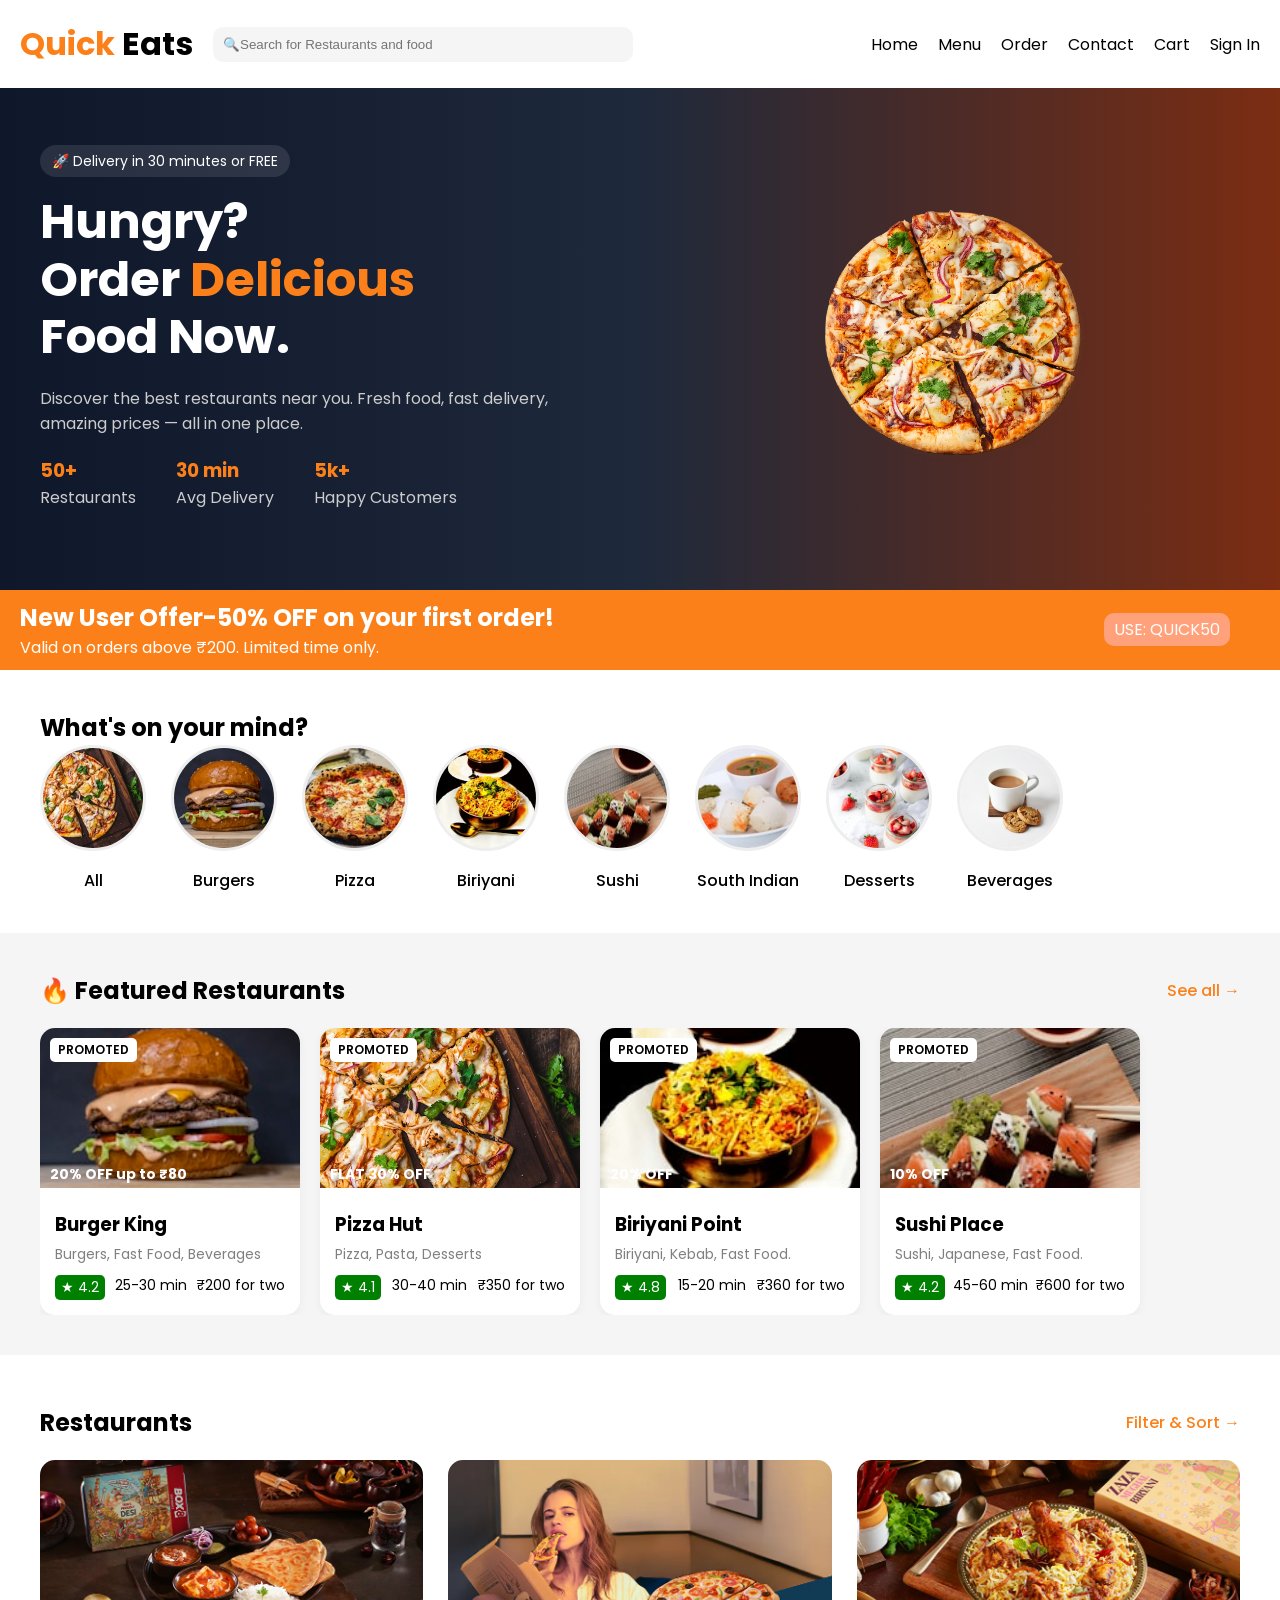
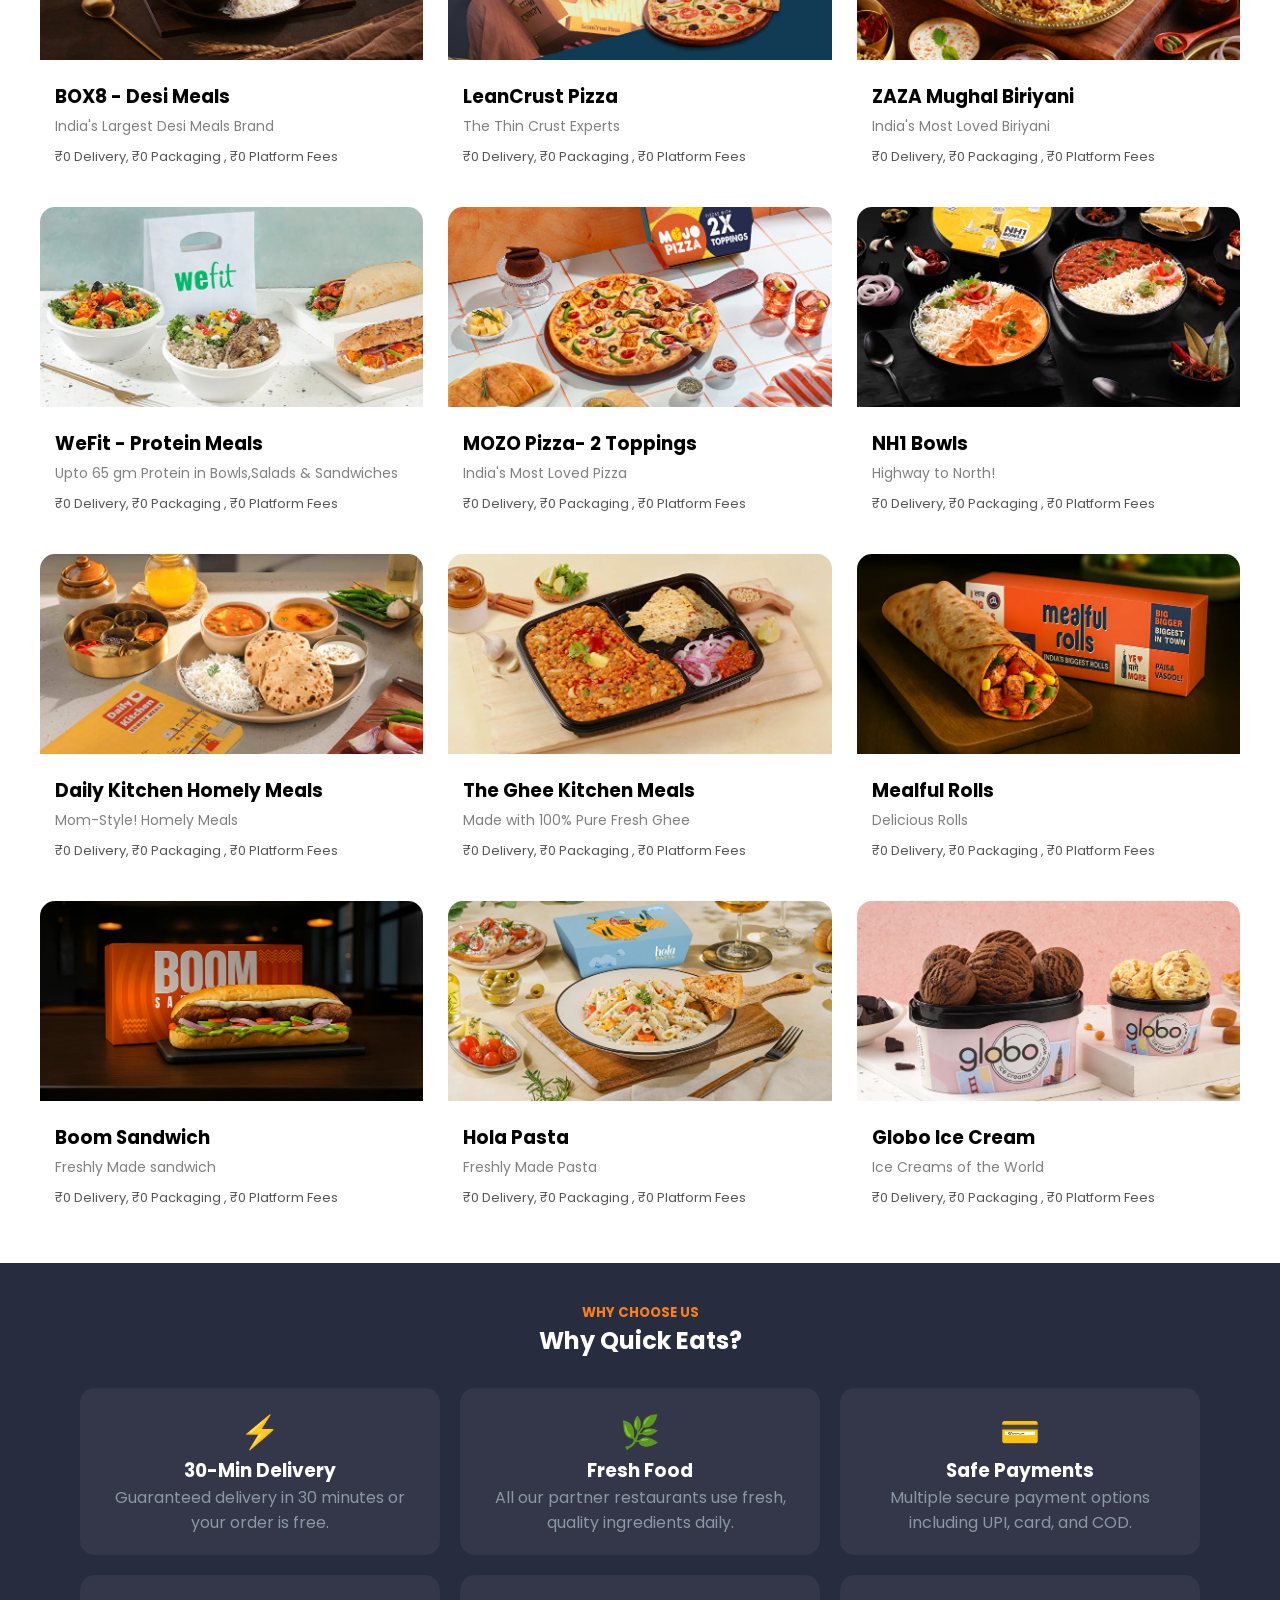
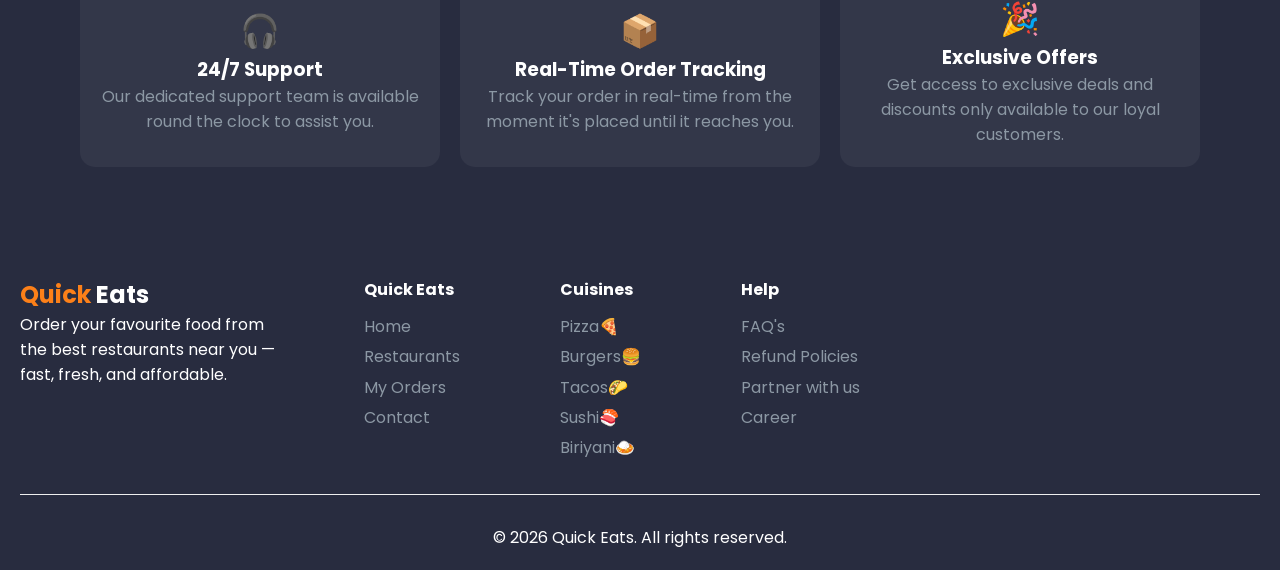
<file: index.html>
<!DOCTYPE html>
<html lang="en">

<head>
    <meta charset="UTF-8">
    <meta name="viewport" content="width=device-width, initial-scale=1.0">
    <title>Quick Eats</title>
    <link rel="stylesheet" href="style.css">

    <!-- Google Fonts -->
    <link rel="preconnect" href="https://fonts.googleapis.com">
    <link rel="preconnect" href="https://fonts.gstatic.com" crossorigin>
    <link href="https://fonts.googleapis.com/css2?family=Poppins:wght@400;600;700;800&display=swap" rel="stylesheet">
</head>

<body>
    <div class="navbar">
        <h1>
            <span class="n1">Quick</span><span class="n2"> Eats</span>
        </h1>
        <div class="search-bar">
            <input type="text" id="searchInput" placeholder="🔍Search for Restaurants and food">
        </div>
        <div class="nav-links">
            <a href="index.html">Home</a>
            <a href="menu.html">Menu</a>
            <a href="order.html">Order</a>
            <a href="contact.html">Contact</a>
            <a href="cart.html">Cart</a>
            <a href="signin.html">Sign In</a>
        </div>
        <div class="menu-toggle">☰</div>
    </div>


    <section class="hero-main">

        <div class="hero-left">

            <span class="hero-badge">🚀 Delivery in 30 minutes or FREE</span>

            <h1>
                Hungry?<br>
                Order <span>Delicious</span><br>
                Food Now.
            </h1>

            <p>
                Discover the best restaurants near you. Fresh food,
                fast delivery, amazing prices — all in one place.
            </p>



            <div class="hero-stats">
                <div>
                    <h3>50+</h3>
                    <p>Restaurants</p>
                </div>
                <div>
                    <h3>30 min</h3>
                    <p>Avg Delivery</p>
                </div>
                <div>
                    <h3>5k+</h3>
                    <p>Happy Customers</p>
                </div>
            </div>

        </div>

        <div class="hero-right">
            <img src="./images/hero image.png" alt="">
        </div>

    </section>


    <div class="offer">
        <div class="offer-content">
            <h2>New User Offer-50% OFF on your first order!</h2>
            <p>Valid on orders above ₹200. Limited time only.</p>
        </div>
        <div class="offer-code">
            <span class="code"> USE: QUICK50</span>
        </div>
    </div>

    <div class="mind">
        <h2>What's on your mind?</h2>
        <div class="cards">
            <a href="menu.html">
                <div class="card-item">
                    <img src="./images/all.jpg" alt="">
                    <p>All</p>
                </div>
            </a>
            <a href="menu.html">
                <div class="card-item">
                    <img src="./images/Burgers.jpg" alt="">
                    <p>Burgers</p>
                </div>
            </a>

            <a href="menu.html">
                <div class="card-item">
                    <img src="./images/Pizza.jpg" alt="">
                    <p>Pizza</p>
                </div>
            </a>

            <a href="menu.html">
                <div class="card-item">
                    <img src="./images/biriyani.jpg" alt="">
                    <p>Biriyani</p>
                </div>
            </a>

            <a href="menu.html">
                <div class="card-item">
                    <img src="./images/sushi.jpg" alt="">
                    <p>Sushi</p>
                </div>
            </a>

            <a href="menu.html">
                <div class="card-item">
                    <img src="./images/southindian.jpg" alt="">
                    <p>South Indian</p>
                </div>
            </a>

            <a href="menu.html">
                <div class="card-item">
                    <img src="./images/desserts.jpg" alt="">
                    <p>Desserts</p>
                </div>
            </a>
            <a href="menu.html">
                <div class="card-item">
                    <img src="./images/beverages.jpg" alt="">
                    <p>Beverages</p>
                </div>
            </a>

        </div>
    </div>
    <!--featured restaurants-->

    <section class="restaurants">
        <div class="restaurants-header">
            <h2>🔥 Featured Restaurants</h2>
            <a href="menu.html">See all →</a>
        </div>

        <div class="restaurant-cards">

            <!-- card 1 -->
            <a href="menu.html">
                <div class="restaurant-card">
                    <div class="card-img">
                        <img src="./images/Burgers.jpg" alt="">
                        <span class="badge">PROMOTED</span>
                        <span class="restaurant-offer">20% OFF up to ₹80</span>
                    </div>

                    <div class="card-content">
                        <h3>Burger King</h3>
                        <p>Burgers, Fast Food, Beverages</p>

                        <div class="card-footer">
                            <span class="rating">★ 4.2</span>
                            <span>25-30 min</span>
                            <span>₹200 for two</span>
                        </div>
                    </div>
                </div>
            </a>

            <!--card 2-->

            <a href="menu.html">
                <div class="restaurant-card">
                    <div class="card-img">
                        <img src="./images/pizzahut.jpg" alt="">
                        <span class="badge">PROMOTED</span>
                        <span class="restaurant-offer">FLAT 30% OFF</span>
                    </div>

                    <div class="card-content">
                        <h3>Pizza Hut</h3>
                        <p>Pizza, Pasta, Desserts</p>

                        <div class="card-footer">
                            <span class="rating">★ 4.1</span>
                            <span>30-40 min</span>
                            <span>₹350 for two</span>
                        </div>
                    </div>
                </div>
            </a>

            <!--card 3-->

            <a href="menu.html">
                <div class="restaurant-card">
                    <div class="card-img">
                        <img src="./images/biriyani.jpg" alt="">
                        <span class="badge">PROMOTED</span>
                        <span class="restaurant-offer">20% OFF</span>
                    </div>

                    <div class="card-content">
                        <h3>Biriyani Point</h3>
                        <p>Biriyani, Kebab, Fast Food.</p>

                        <div class="card-footer">
                            <span class="rating">★ 4.8</span>
                            <span>15-20 min</span>
                            <span>₹360 for two</span>
                        </div>
                    </div>
                </div>
            </a>

            <!--card 4-->
            <a href="menu.html">
                <div class="restaurant-card">
                    <div class="card-img">
                        <img src="./images/sushi.jpg" alt="">
                        <span class="badge">PROMOTED</span>
                        <span class="restaurant-offer">10% OFF </span>
                    </div>

                    <div class="card-content">
                        <h3>Sushi Place</h3>
                        <p>Sushi, Japanese, Fast Food.</p>

                        <div class="card-footer">
                            <span class="rating">★ 4.2</span>
                            <span>45-60 min</span>
                            <span>₹600 for two</span>
                        </div>
                    </div>
                </div>
            </a>

        </div>
    </section>
    <!--restaurants-->
    <section class="food-section">
        <div class="header">
            <h2>Restaurants</h2>
            <a href="menu.html">Filter & Sort →</a>
        </div>
        <div class="food-grid">

            <a href="menu.html">
                <div class="food-card">
                    <img src="./images/r1.jpg" alt="">
                    <div class="food-info">
                        <h3>BOX8 - Desi Meals</h3>
                        <p>India's Largest Desi Meals Brand</p>
                        <span class="food-meta">₹0 Delivery, ₹0 Packaging , ₹0 Platform Fees</span>
                    </div>
                </div>
            </a>
            <!--card 2-->
            <a href="menu.html">
                <div class="food-card">
                <img src="./images/r2.jpg" alt="">
                <div class="food-info">
                    <h3>LeanCrust Pizza</h3>
                    <p>The Thin Crust Experts</p>
                    <span class="food-meta">₹0 Delivery, ₹0 Packaging , ₹0 Platform Fees</span>
                </div>
            </div>
            </a>

            <!--card 3-->

           <a href="menu.html">
             <div class="food-card">
                <img src="./images/r3.jpg" alt="">
                <div class="food-info">
                    <h3>ZAZA Mughal Biriyani</h3>
                    <p>India's Most Loved Biriyani</p>
                    <span class="food-meta">₹0 Delivery, ₹0 Packaging , ₹0 Platform Fees</span>
                </div>
            </div>
           </a>

            <!--card 4-->

           <a href="menu.html">
             <div class="food-card">
                <img src="./images/r4.jpg" alt="">
                <div class="food-info">
                    <h3>WeFit - Protein Meals</h3>
                    <p>Upto 65 gm Protein in Bowls,Salads & Sandwiches</p>
                    <span class="food-meta">₹0 Delivery, ₹0 Packaging , ₹0 Platform Fees</span>
                </div>
            </div>
           </a>

            <!--card 5-->

            <a href="menu.html">
                <div class="food-card">
                <img src="./images/r5.jpg" alt="">
                <div class="food-info">
                    <h3>MOZO Pizza- 2 Toppings</h3>
                    <p>India's Most Loved Pizza</p>
                    <span class="food-meta">₹0 Delivery, ₹0 Packaging , ₹0 Platform Fees</span>
                </div>
            </div>

            </a>
            <!--card 6-->

            <a href="menu.html">
                <div class="food-card">
                <img src="./images/r6.jpg" alt="">
                <div class="food-info">
                    <h3>NH1 Bowls</h3>
                    <p>Highway to North!</p>
                    <span class="food-meta">₹0 Delivery, ₹0 Packaging , ₹0 Platform Fees</span>
                </div>
            </div>
            </a>

            <!--card 7-->

            <a href="menu.html">
                <div class="food-card">
                <img src="./images/r7.jpg" alt="">
                <div class="food-info">
                    <h3>Daily Kitchen Homely Meals</h3>
                    <p>Mom-Style! Homely Meals</p>
                    <span class="food-meta">₹0 Delivery, ₹0 Packaging , ₹0 Platform Fees</span>
                </div>
            </div>
            </a>

            <!--card 8-->

            <a href="menu.html">
                <div class="food-card">
                <img src="./images/r8.jpg" alt="">
                <div class="food-info">
                    <h3>The Ghee Kitchen Meals</h3>
                    <p>Made with 100% Pure Fresh Ghee</p>
                    <span class="food-meta">₹0 Delivery, ₹0 Packaging , ₹0 Platform Fees</span>
                </div>
            </div>
            </a>

            <!--card 9-->

           <a href="menu.html">
             <div class="food-card">
                <img src="./images/r9.jpg" alt="">
                <div class="food-info">
                    <h3>Mealful Rolls</h3>
                    <p>Delicious Rolls</p>
                    <span class="food-meta">₹0 Delivery, ₹0 Packaging , ₹0 Platform Fees</span>
                </div>
            </div>
           </a>

            <!--card 10-->

            <a href="menu.html">
                <div class="food-card">
                <img src="./images/r10.jpg" alt="">
                <div class="food-info">
                    <h3>Boom Sandwich</h3>
                    <p>Freshly Made sandwich</p>
                    <span class="food-meta">₹0 Delivery, ₹0 Packaging , ₹0 Platform Fees</span>
                </div>
            </div>

            </a>
            <!--card 11-->

            <a href="menu.html">
                <div class="food-card">
                <img src="./images/r11.jpg" alt="">
                <div class="food-info">
                    <h3>Hola Pasta</h3>
                    <p>Freshly Made Pasta</p>
                    <span class="food-meta">₹0 Delivery, ₹0 Packaging , ₹0 Platform Fees</span>
                </div>
            </div>
            </a>

            <!--card 12-->
           <a href="menu.html">
             <div class="food-card">
                <img src="./images/r12.jpg" alt="">
                <div class="food-info">
                    <h3>Globo Ice Cream</h3>
                    <p>Ice Creams of the World</p>
                    <span class="food-meta">₹0 Delivery, ₹0 Packaging , ₹0 Platform Fees</span>
                </div>
            </div>

           </a>
        </div>
    </section>

    <!--choose-->
    <div class="container">
        <div class="choose">
            <h5>WHY CHOOSE US</h5>
            <h2>Why Quick Eats?</h2>
            <div class="why-cards">
                <div class="why-card1">
                    <h1>⚡</h1>
                    <h3>30-Min Delivery</h3>
                    <p>Guaranteed delivery in 30 minutes or your order is free.</p>
                </div>

                <div class="why-card1">
                    <h1>🌿</h1>
                    <h3>Fresh Food</h3>
                    <p>All our partner restaurants use fresh, quality ingredients daily.</p>
                </div>

                <div class="why-card1">
                    <h1>💳</h1>
                    <h3>Safe Payments</h3>
                    <p>Multiple secure payment options including UPI, card, and COD.</p>
                </div>

                <div class="why-card1">
                    <h1>🎧</h1>
                    <h3>24/7 Support</h3>
                    <p>Our dedicated support team is available round the clock to assist you.</p>
                </div>

                <div class="why-card1">
                    <h1>📦</h1>
                    <h3>Real-Time Order Tracking</h3>
                    <p>Track your order in real-time from the moment it's placed until it reaches you.</p>
                </div>

                <div class="why-card1">
                    <h1>🎉</h1>
                    <h3>Exclusive Offers</h3>
                    <p>Get access to exclusive deals and discounts only available to our loyal customers.</p>
                </div>

            </div>

        </div>
        <div class="footer">
            <div class="footer-logo">
                <h2><span>Quick</span> Eats</h2>
                <p>Order your favourite food from <br>the best restaurants near you — <br>fast, fresh, and affordable.
                </p>
            </div>

            <div class="footer-menus">
                <div class="footer-menu">
                    <h4>Quick Eats</h4>
                    <ul>
                        <li><a href="index.html">Home</a></li>
                        <li><a href="menu.html">Restaurants</a></li>
                        <li><a href="order.html">My Orders</a></li>
                        <li><a href="contact.html">Contact</a></li>
                    </ul>
                </div>

                <div class="footer-menu">
                    <h4>Cuisines</h4>
                    <ul>
                        <li><a href="menu.html">Pizza🍕</a></li>
                        <li><a href="menu.html">Burgers🍔</a></li>
                        <li><a href="menu.html">Tacos🌮</a></li>
                        <li><a href="menu.html">Sushi🍣</a></li>
                        <li><a href="menu.html">Biriyani🍛</a></li>
                    </ul>
                </div>

                <div class="footer-menu">
                    <h4>Help</h4>
                    <ul>
                        <li><a href="#">FAQ's</a></li>
                        <li><a href="#">Refund Policies</a></li>
                        <li><a href="#">Partner with us</a></li>
                        <li><a href="#">Career</a></li>
                    </ul>
                </div>
            </div>

        </div>

        <hr class="line">

        <div class="copyright">
            <p class="copyright">© 2026 Quick Eats. All rights reserved.</p>
        </div>
    </div>



    <script>
        var toggle = document.querySelector(".menu-toggle");
        var nav = document.querySelector(".nav-links");

        toggle.addEventListener("click", () => {
            nav.classList.toggle("active");
        });


        var coupon = document.querySelector(".offer-code");

        coupon.addEventListener("click", () => {
            alert("coupon code copied to clipboard: QUICK50");
        });


    </script>

</body>

</html>
</file>
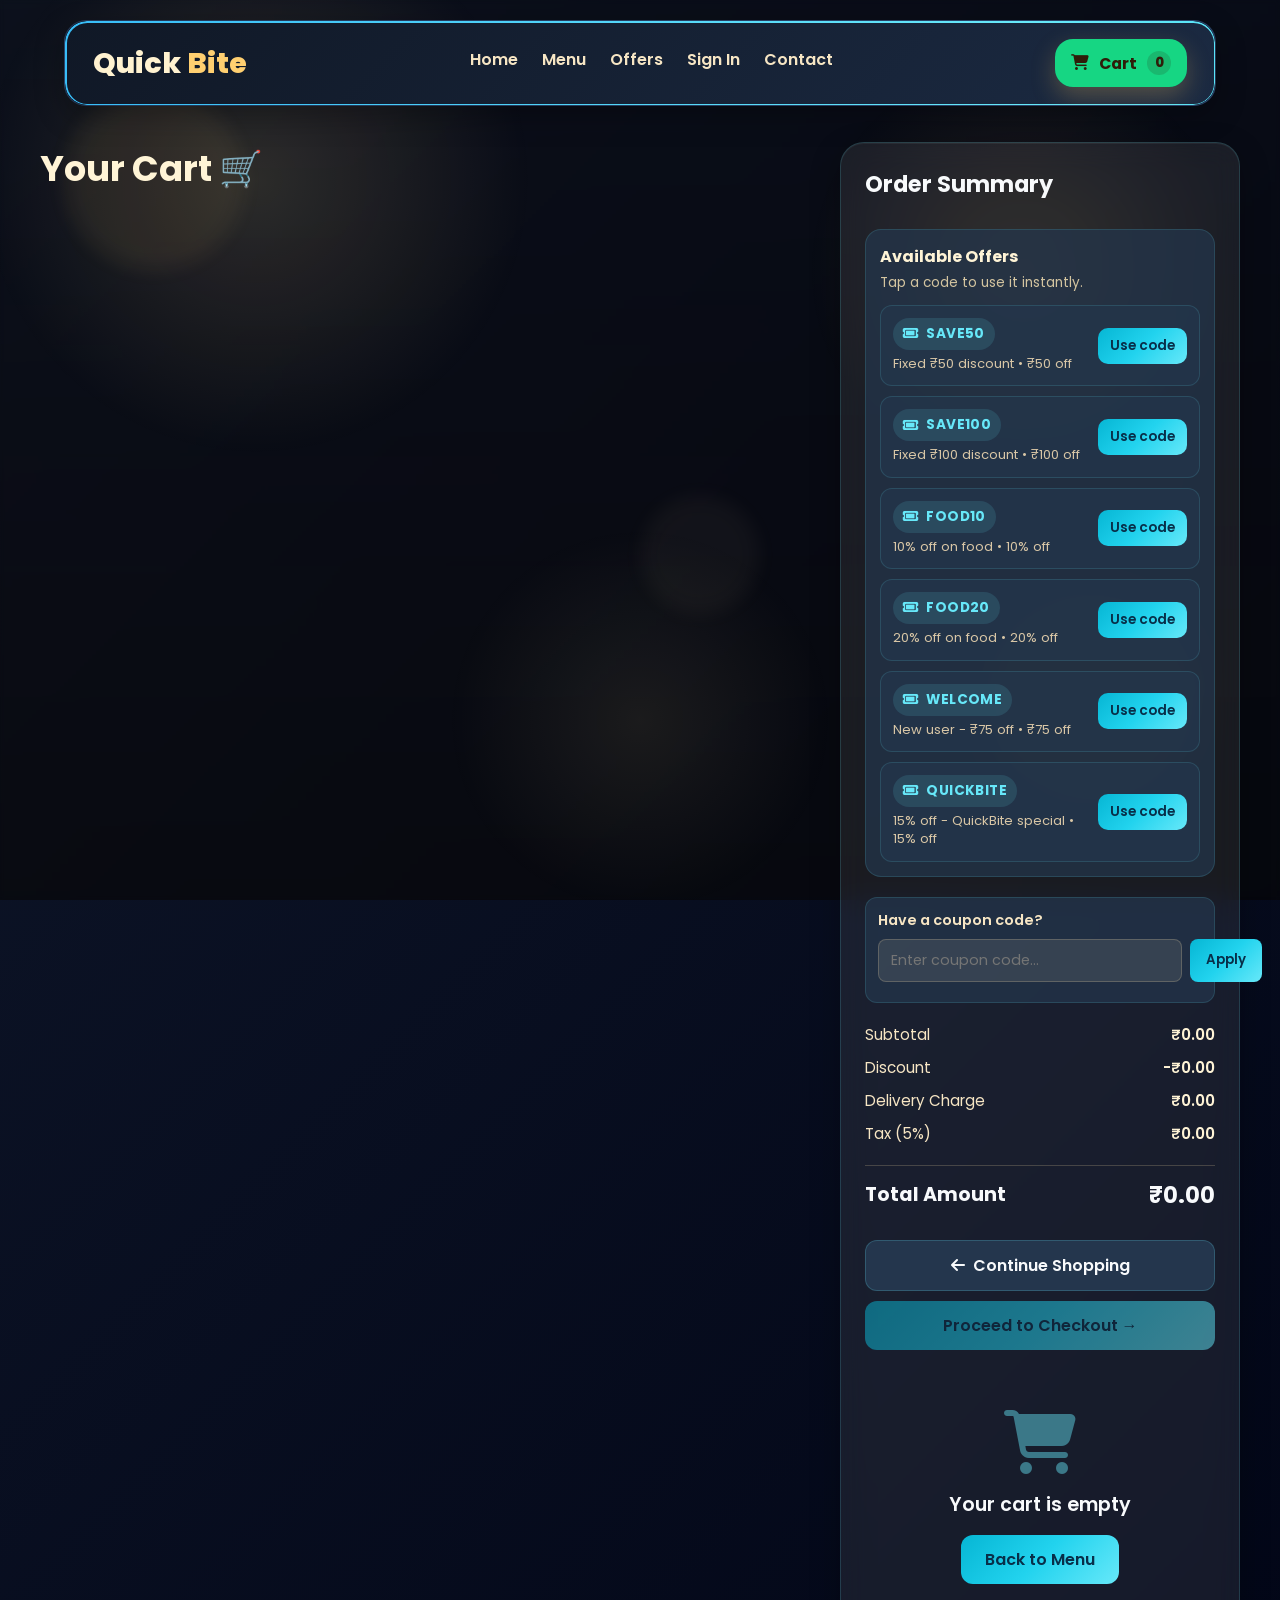
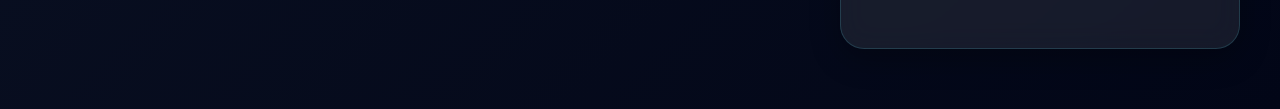
<file: cart.html>
<!DOCTYPE html>
<html lang="en">
<head>
  <meta charset="UTF-8" />
  <meta name="viewport" content="width=device-width, initial-scale=1.0" />
  <title>QuickBite | Your Cart</title>
  <link rel="stylesheet" href="./Css/cart.css" />
  <link rel="stylesheet" href="Css/cart.css" />
  <link
    rel="stylesheet"
    href="https://cdnjs.cloudflare.com/ajax/libs/font-awesome/6.5.0/css/all.min.css"
  />
</head>
<body>
  <div class="bg-overlay"></div>
  <div class="floating-shape shape1"></div>
  <div class="floating-shape shape2"></div>
  <div class="floating-shape shape3"></div>

  <!-- NAVBAR -->
  <nav class="navbar glass-nav glow-border">
    <div class="logo">Quick <span>Bite</span></div>

    <button class="menu-toggle" id="menuToggle" type="button" aria-label="Open menu">
      <span></span>
      <span></span>
      <span></span>
    </button>

    <ul class="nav-links" id="navLinks">
      <li><a href="index.html">Home</a></li>
      <li><a href="menu.html">Menu</a></li>
      <li><a href="offer.html">Offers</a></li>
      <li><a href="signin.html">Sign In</a></li>
      <li><a href="contact.html">Contact</a></li>
    </ul>

    <button class="cart-btn" id="cartBtn" type="button">
      <i class="fa-solid fa-cart-shopping"></i>
      <span>Cart</span>
      <span class="cart-count" id="cartCount">0</span>
    </button>
  </nav>

  <!-- CART SECTION -->
  <section class="cart-section">
    <div class="cart-container">
      <!-- CART ITEMS -->
      <div class="cart-items-wrapper">
        <h1 class="page-title">Your Cart 🛒</h1>
        
        <div class="cart-items-list" id="cartItemsList">
          <!-- Items will be populated by JavaScript -->
        </div>
      </div>

      <!-- CART SUMMARY -->
      <aside class="cart-summary glass-card">
        <h2>Order Summary</h2>

        <!-- AVAILABLE OFFERS -->
        <div class="offers-section">
          <div class="offers-header">
            <h3>Available Offers</h3>
            <p>Tap a code to use it instantly.</p>
          </div>
          <div id="availableCoupons" class="offers-list">
            <!-- Coupon offers will be populated by JavaScript -->
          </div>
        </div>

        <!-- COUPON SECTION -->
        <div class="coupon-section">
          <label for="couponInput" class="coupon-label">Have a coupon code?</label>
          <div class="coupon-input-wrap">
            <input
              type="text"
              id="couponInput"
              placeholder="Enter coupon code..."
              maxlength="20"
            />
            <button id="applyCouponBtn" class="apply-coupon-btn" type="button">
              Apply
            </button>
          </div>
          <p id="couponMessage" class="coupon-message"></p>
        </div>

        <!-- PRICE BREAKDOWN -->
        <div class="price-breakdown">
          <div class="breakdown-row">
            <span>Subtotal</span>
            <span id="subtotal">₹0</span>
          </div>
          <div class="breakdown-row">
            <span>Discount</span>
            <span id="discount" class="discount-amount">-₹0</span>
          </div>
          <div class="breakdown-row">
            <span>Delivery Charge</span>
            <span id="delivery">₹0</span>
          </div>
          <div class="breakdown-row">
            <span>Tax (5%)</span>
            <span id="tax">₹0</span>
          </div>
        </div>

        <!-- TOTAL -->
        <div class="total-section">
          <div class="total-row">
            <span>Total Amount</span>
            <span id="totalAmount" class="total-price">₹0</span>
          </div>
        </div>

        <!-- BUTTONS -->
        <div class="cart-actions">
          <a href="menu.html" class="continue-shopping-btn">
            <i class="fa-solid fa-arrow-left"></i> Continue Shopping
          </a>
          <a href="checkout.html" class="checkout-btn" id="checkoutBtn">
            Proceed to Checkout →
          </a>
        </div>

        <!-- EMPTY CART MESSAGE -->
        <div id="emptyCartMessage" class="empty-cart-message" style="display: none;">
          <i class="fa-solid fa-cart-shopping"></i>
          <p>Your cart is empty</p>
          <a href="menu.html" class="back-to-menu-btn">Back to Menu</a>
        </div>
      </aside>
    </div>
  </section>

  <script src="./javascript/cart.js"></script>
</body>
</html>
</file>
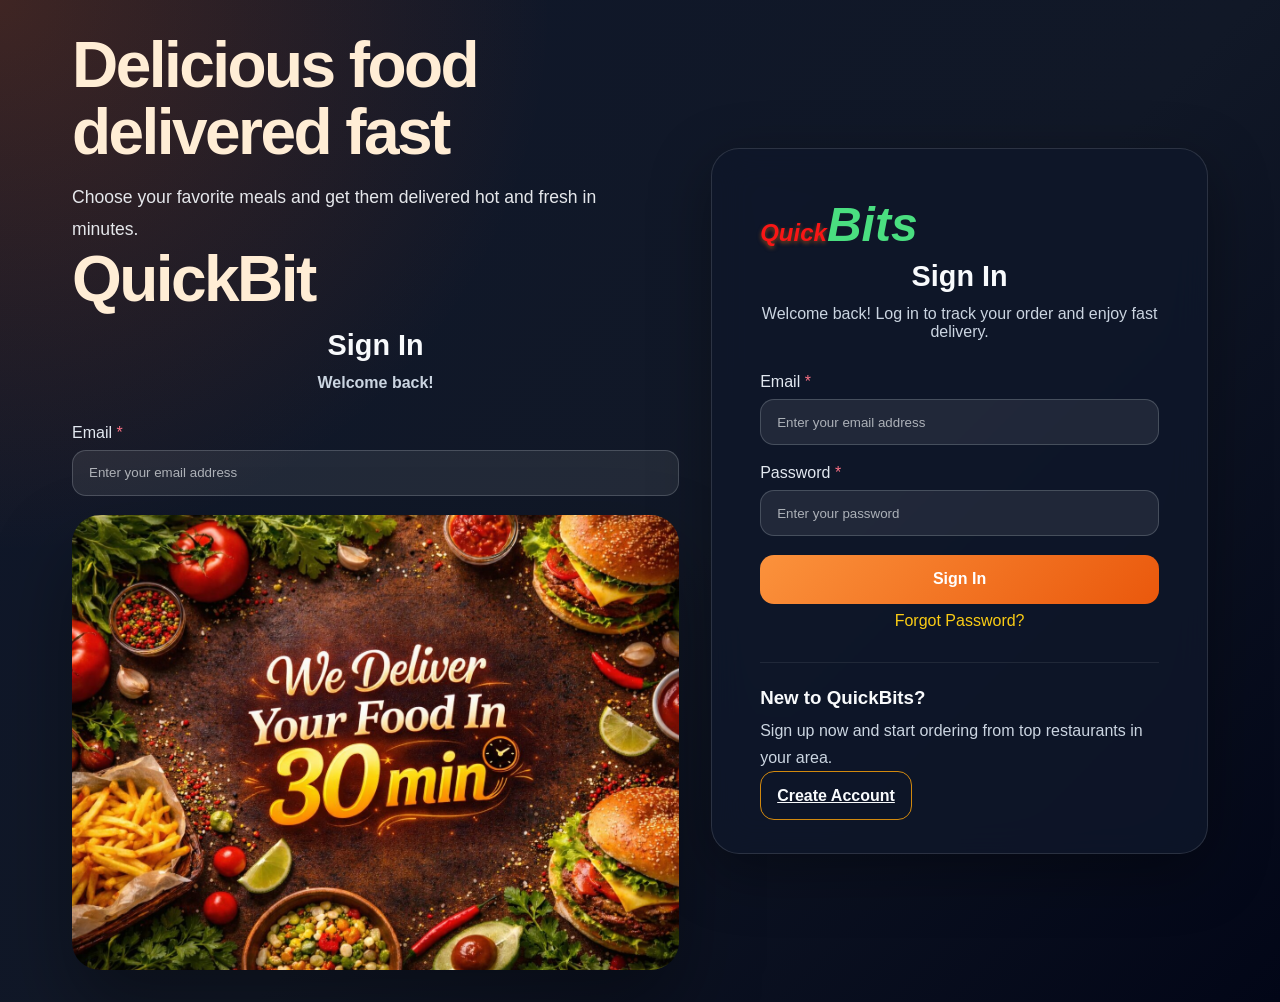
<file: signin.html>
<!DOCTYPE html>
<html lang="en">
<head>
    <meta charset="UTF-8">
    <meta name="viewport" content="width=device-width, initial-scale=1.0">
    <title>QuickBits - Sign In</title>
    <link rel="stylesheet" href="./Css/sign.css">
    <link rel="stylesheet" href="Css/sign.css">

</head>
<body>

    <div class="page-wrapper">
        <section class="hero-panel">
            <div class="hero-copy">
                <h1>Delicious food delivered fast</h1>
                <p>Choose your favorite meals and get them delivered hot and fresh in minutes.</p>

    <div class="glass-container">
        <h1 class="title">QuickBit</h1>
        <h2 class="subtitle">Sign In</h2>
        <h5 class="sub">Welcome back!</h5>
        <form id="signinForm" novalidate>
            <div class="form-group">
                <label for="email" class="label">Email <span class="text-red-500">*</span></label>
                <input type="email" id="email" placeholder="Enter your email address" class="input" required>
                <span id="emailError" class="error hidden">Please enter a valid email.</span>
            </div>
            <div class="hero-image">
                <img src="Signin img/a1.jpg" alt="Delicious food" />
            </div>
        </section>

        <aside class="auth-panel">
            <div class="auth-box">
                <h1 class="title"><span>Quick</span><span>Bits</span></h1>
                <h2 class="subtitle">Sign In</h2>
                <p class="sub">Welcome back! Log in to track your order and enjoy fast delivery.</p>

                <form id="signinForm" novalidate>
                    <div class="form-group">
                        <label for="email" class="label">Email <span class="text-red-500">*</span></label>
                        <input type="email" id="email" placeholder="Enter your email address" class="input" required>
                        <span id="emailError" class="error hidden">Please enter a valid email.</span>
                    </div>
                    <div class="form-group">
                        <label for="password" class="label">Password <span class="text-red-500">*</span></label>
                        <input type="password" id="password" placeholder="Enter your password" class="input" required>
                        <span id="passwordError" class="error hidden">Password is required.</span>
                    </div>
                    <button type="submit" class="btn">Sign In</button>
                </form>

                <p class="mt-2 text-center"><a href="signup.html" class="link">Forgot Password?</a></p>
                <div class="signup-summary">
                    <h3>New to QuickBits?</h3>
                    <p>Sign up now and start ordering from top restaurants in your area.</p>
                    <a href="signup.html" class="btn secondary-btn">Create Account</a>
                </div>
            </div>
        </aside>
    </div>

    <script src="./javascript/sign.js"></script>
</body>
</html>
</file>
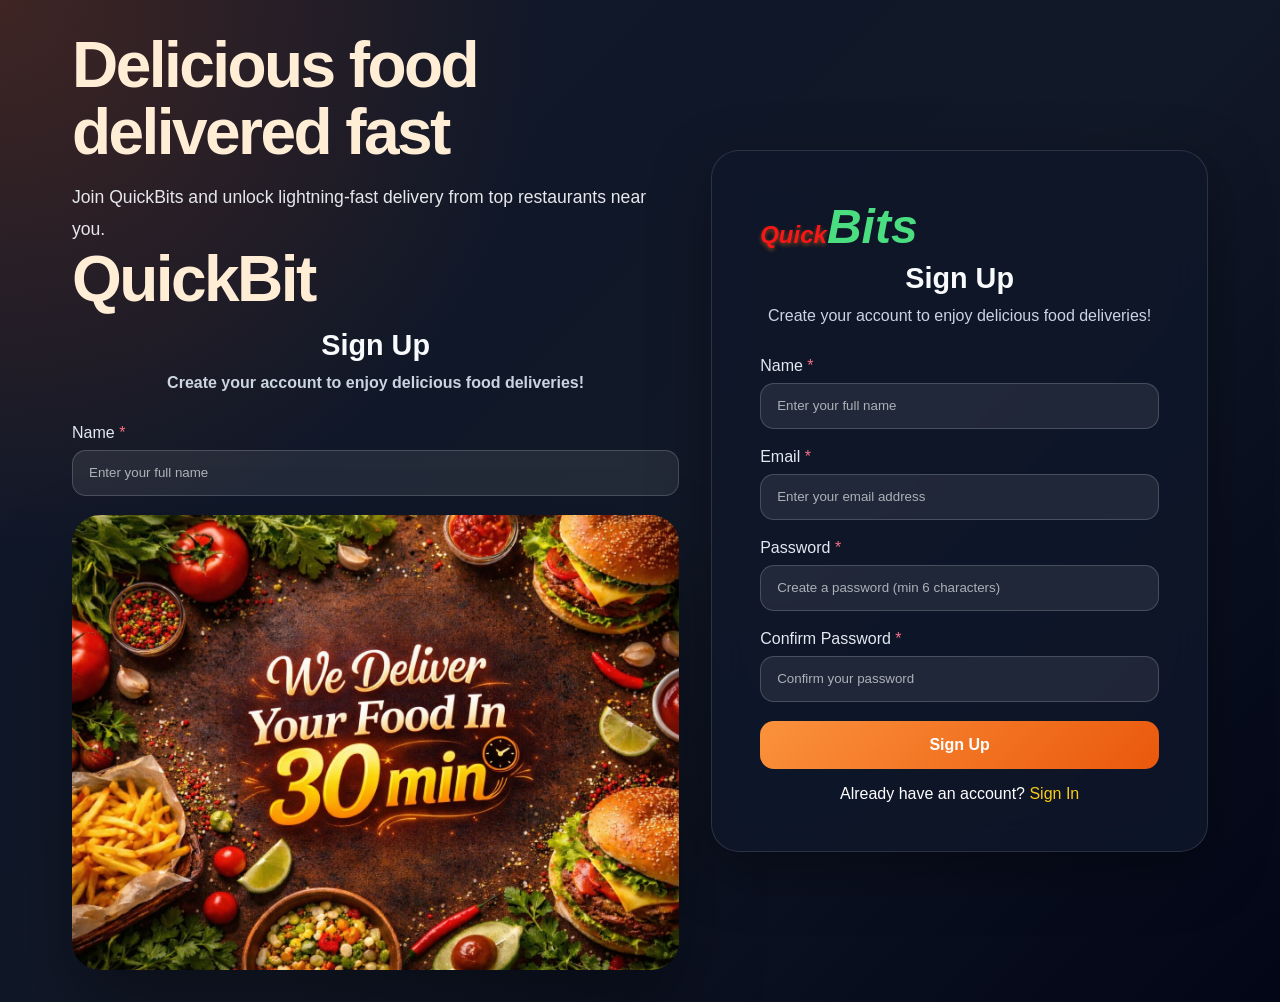
<file: signup.html>
<!DOCTYPE html>
<html lang="en">
<head>
    <meta charset="UTF-8">
    <meta name="viewport" content="width=device-width, initial-scale=1.0">
    <title>QuickBits - Sign Up</title>
    <link rel="stylesheet" href="./Css/sign.css">
    <link rel="stylesheet" href="Css/sign.css">
</head>
<body>

    <div class="page-wrapper">
        <section class="hero-panel">
            <div class="hero-copy">
                <h1>Delicious food delivered fast</h1>
                <p>Join QuickBits and unlock lightning-fast delivery from top restaurants near you.</p>
                
    <div class="glass-container">
        <h1 class="title">QuickBit</h1>
        <h2 class="subtitle">Sign Up</h2>
        <h5 class="sub">Create your account to enjoy delicious food deliveries!</h5>
        <form id="signupForm" novalidate>
            <div class="form-group">
                <label for="name" class="label">Name <span class="text-red-500">*</span></label>
                <input type="text" id="name" placeholder="Enter your full name" class="input" required>
                <span id="nameError" class="error hidden">Name is required.</span>

            </div>
            <div class="hero-image">
                <img src="Signin img/a1.jpg" alt="Delicious food" />
            </div>
        </section>

        <aside class="auth-panel">
            <div class="auth-box">
                <h1 class="title"><span>Quick</span><span>Bits</span></h1>
                <h2 class="subtitle">Sign Up</h2>
                <p class="sub">Create your account to enjoy delicious food deliveries!</p>

                <form id="signupForm" novalidate>
                    <div class="form-group">
                        <label for="name" class="label">Name <span class="text-red-500">*</span></label>
                        <input type="text" id="name" placeholder="Enter your full name" class="input" required>
                        <span id="nameError" class="error hidden">Name is required.</span>
                    </div>
                    <div class="form-group">
                        <label for="email" class="label">Email <span class="text-red-500">*</span></label>
                        <input type="email" id="email" placeholder="Enter your email address" class="input" required>
                        <span id="emailError" class="error hidden">Please enter a valid email.</span>
                    </div>
                    <div class="form-group">
                        <label for="password" class="label">Password <span class="text-red-500">*</span></label>
                        <input type="password" id="password" placeholder="Create a password (min 6 characters)" class="input" required>
                        <div id="passwordStrength" class="mt-1 text-sm"></div>
                        <span id="passwordError" class="error hidden">Password must be at least 6 characters.</span>
                    </div>
                    <div class="form-group">
                        <label for="confirmPassword" class="label">Confirm Password <span class="text-red-500">*</span></label>
                        <input type="password" id="confirmPassword" placeholder="Confirm your password" class="input" required>
                        <span id="confirmPasswordError" class="error hidden">Passwords do not match.</span>
                    </div>
                    <button type="submit" class="btn">Sign Up</button>
                </form>

                <p class="mt-4 text-center">Already have an account? <a href="signin.html" class="link">Sign In</a></p>
            </div>
        </aside>
    </div>

    <script src="./javascript/sign.js"></script>
</body>
</html>
</file>
<file: style.css>
* {
    margin: 0;
    padding: 0;
}

body {
    scroll-behavior: smooth;
    font-family: poppins, sans-serif;
}

.code,
.food-card,
.restaurant-card,
.card-item:hover {
    cursor: pointer;
}

.footer-menu a:hover {
    text-decoration: underline;
}

/*navbar*/
.navbar {
    z-index: 1;
    display: flex;
    gap: 20px;
    justify-content: space-between;
    align-items: center;
    padding: 20px;
    background-color: #FFFFFF;
    position: sticky;
    top: 0;
}

.n1 {
    color: #FC8019;
}

.search-bar {
    flex: 1;
    min-width: 0;
}

.search-bar input {
    max-width: 400px;
    width: 100%;
    padding: 10px;
    background-color: #F5F5F6;
    border: transparent;
    outline: none;
    border-radius: 10px;
}

.nav-links {
    display: flex;
    gap: 20px;
}

.nav-links a {
    text-decoration: none;
    color: black;
    white-space: nowrap;
    position: relative;
    transition: ease-in-out;
}

.nav-links a:hover {
    color: #FC8019;
}

/*menu*/
.menu-toggle {
    display: none;
    font-size: 24px;
    cursor: pointer;
}



/* underline */
.nav-links a::after {
    content: "";
    position: absolute;
    left: 0;
    bottom: -5px;
    width: 0%;
    height: 2px;
    background-color: #FC8019;
}

/* animation */
.nav-links a:hover::after {
    animation: slide 0.3s forwards;
}

@keyframes slide {
    from {
        width: 0%;
    }

    to {
        width: 100%;
    }
}

/*hero section*/

.hero-main {
    display: flex;
    align-items: center;
    justify-content: space-between;
    padding: 60px 100px 60px 40px;
    background: linear-gradient(90deg, #0F172A, #1E293B, #7C2D12);
    color: white;
}

/* LEFT */
.hero-left {
    max-width: 50%;
}

.hero-badge {
    background: rgba(255, 255, 255, 0.1);
    padding: 6px 12px;
    border-radius: 20px;
    font-size: 14px;
}

/* TITLE */
.hero-left h1 {
    font-size: 48px;
    margin: 20px 0;
    line-height: 1.2;
}

.hero-left h1 span {
    color: #FC8019;
}

/* TEXT */
.hero-left p {
    color: #ccc;
    margin-bottom: 20px;
}

/* STATS */
.hero-stats {
    display: flex;
    gap: 40px;
}

.hero-stats h3 {
    color: #FC8019;
}

/* RIGHT IMAGE */
.hero-right img {
    width: 450px;
    border-radius: 50%;
    animation: rotatePizza 12s linear infinite;
}

@keyframes rotatePizza {
    from {
        transform: rotate(0deg);
    }

    to {
        transform: rotate(360deg);
    }
}

/*offer section*/

.offer {
    flex-wrap: wrap;
    background-color: #FC8019;
    color: white;
    padding: 10px 50px 10px 20px;
    display: flex;
    justify-content: space-between;
    align-items: center;
}

.code {
    background-color: #FFA17A;
    padding: 5px 10px 5px 10px;
    border-radius: 10px;
}

/*mind section*/

.mind {
    padding: 40px;
}

/* SLIDER CONTAINER */
.cards {
    display: flex;
    gap: 25px;
    overflow-x: auto;
    scroll-behavior: smooth;
}

/* HIDE SCROLLBAR */
.cards::-webkit-scrollbar {
    display: none;
}

/* EACH ITEM */
.card-item {
    text-align: center;
    flex-shrink: 0;
}

.card-item:hover {
    transform: translateY(-5px);
    transition: 0.3s;
}

.card-item img {
    transition: 0.3s;
}

.card-item:hover img {
    transform: scale(1.05);

}

/* IMAGE STYLE */
.card-item img {
    width: 100px;
    height: 100px;
    border-radius: 50%;
    /* circle */
    object-fit: cover;
    border: 3px solid #eee;
}

/* TEXT */
.card-item p {
    margin-top: 10px;
    font-weight: 500;
}

/*featured restaurants*/


.restaurants {
    padding: 40px;
    background: #f5f5f5;
}

/* HEADER */
.restaurants-header {
    display: flex;
    justify-content: space-between;
    align-items: center;
    margin-bottom: 20px;
}

.restaurants-header a {
    color: #FC8019;
    text-decoration: none;
    font-weight: 500;
}

/* CARD CONTAINER */
.restaurant-cards {
    display: flex;
    gap: 20px;
    overflow-x: auto;
    scroll-behavior: smooth;
}

.restaurant-cards::-webkit-scrollbar {
    display: none;
}

/* SINGLE CARD */
.restaurant-card {
    background: white;
    border-radius: 15px;
    width: 260px;
    flex-shrink: 0;
    overflow: hidden;
    box-shadow: 0 2px 10px rgba(0, 0, 0, 0.05);
}

/* IMAGE */
.card-img {
    position: relative;
}

.card-img img {
    z-index: 1;
    width: 100%;
    height: 160px;
    object-fit: cover;
}

.card-img img:hover {
    transform: scale(1.05);
    transition: transform 0.3s ease;
}

/* BADGE */
.badge {
    position: absolute;
    top: 10px;
    left: 10px;
    background: white;
    padding: 3px 8px;
    font-size: 12px;
    border-radius: 5px;
    font-weight: 600;
}

/* OFFER TEXT */
.restaurant-offer {
    position: absolute;
    bottom: 10px;
    left: 10px;
    color: white;
    font-weight: bold;
    font-size: 14px;
}

/* CONTENT */
.card-content {
    padding: 15px;
}

.card-content h3 {
    margin-bottom: 5px;
}

.card-content p {
    color: gray;
    font-size: 14px;
}

/* FOOTER */
.card-footer {
    display: flex;
    justify-content: space-between;
    margin-top: 10px;
    font-size: 14px;
}

/* RATING */
.rating {
    background: green;
    color: white;
    padding: 2px 6px;
    border-radius: 5px;
}


/*restaurants container*/


.food-section {
    margin-top: 10px;
    padding: 40px;
    background: #FFFFFF;
}



.header {
    display: flex;
    justify-content: space-between;
    align-items: center;
    margin-bottom: 20px;
}

.header a {
    color: #FC8019;
    text-decoration: none;
    font-weight: 500;
}

/* GRID */
.food-grid {
    display: grid;
    grid-template-columns: repeat(3, 1fr);
    gap: 25px;
}

/* CARD */
.food-card {
    background: #fff;
    border-radius: 15px;
    overflow: hidden;
    transition: 0.3s;
}

/* IMAGE */
.food-card img {
    width: 100%;
    height: 200px;
    object-fit: cover;
}

/* CONTENT */
.food-info {
    padding: 15px;
}

.food-info h3 {
    margin-bottom: 5px;
}

.food-info p {
    font-size: 14px;
    color: gray;
}

/* META INFO */
.food-meta {
    display: block;
    margin-top: 10px;
    font-size: 13px;
    color: #555;
}

/* HOVER EFFECT */
.food-card:hover {
    transform: translateY(-5px);
    box-shadow: 0 5px 20px rgba(0, 0, 0, 0.1);
}


/*choose*/
.container {
    padding: 20px;
    background-color: #282C3F;
    text-align: center;
    color: white;
}

.choose {
    margin-top: 20px;
}

.choose h5 {
    color: #FC8019;
}

.why-cards {
    display: grid;
    grid-template-columns: repeat(3, 1fr);
    gap: 20px;
    margin-top: 20px;
    padding: 10px 60px 10px 60px;

}

.why-card1 {
    padding: 20px;
    background-color: #333749;
    border: transparent;
    border-radius: 15px;
    text-align: center;
    display: flex;
    flex-direction: column;
    align-items: center;
    justify-content: center;

}

.why-card1 p {
    color: #8C98A4;
}

.footer {
    margin-top: 100px;
    display: flex;
    justify-content: space-between;
    gap: 40px;

}

.footer-logo {
    text-align: start;
    width: 400px;
}

.footer-logo span {
    color: #FC8019;
}

.footer-menus {
    display: flex;
    gap: 100px;
    margin-right: 400px;


}

.footer-menu {
    text-align: start;
}

.footer-menu ul {
    list-style: none;
    margin-top: 10px;
}

.footer-menu a {
    white-space: nowrap;
    color: #8C98A4;
    text-decoration: none;
    line-height: 1.9;

}

.line{
    margin-top: 30px;
    border: none;
    height: 1px;
    background-color: #eee;
}

.copyright{
    margin-top: 30px;
    text-align: center;
    
}



@media screen and (max-width:1200px) {
    .footer {
        display: grid;
        grid-template-columns: 1fr;
    }
}



@media screen and (max-width:786px) {

    /*navbar*/

    .navbar h1 {
        font-size: xx-large;
    }

    .search-bar {
        display: none;
    }

    /*menu-toggle*/
    .menu-toggle {
        display: block;
    }

    .nav-links {
        position: absolute;
        top: 70px;
        right: 0;
        width: 200px;
        background: white;

        flex-direction: column;
        align-items: flex-start;
        padding: 20px;

        display: none;
        box-shadow: 0 5px 20px rgba(0, 0, 0, 0.1);
    }

    .nav-links a {
        padding: 10px 0;
        width: 100%;
    }

    /* active class */
    .nav-links.active {
        display: flex;
    }

    /*hero section*/

    .hero-main {
        flex-direction: column;
        text-align: center;
    }

    .hero-left {
        max-width: 100%;
    }

    .hero-right img {
        width: 450px;
        margin-top: 20px;
    }

    .hero-stats {
        justify-content: center;
    }


    /*offer*/
    .offer {
        padding: 10px;
    }

    .offer-code {
        margin-top: 10px;
    }


    /*restaurants*/
    .food-grid {
        display: grid;
        grid-template-columns: repeat(2, 1fr);
        gap: 25px;
    }

    /*footer*/
    .why-cards {
        display: grid;
        grid-template-columns: repeat(2, 1fr);
    }

    .footer {
        margin-top: 30px;
        display: flex;
        flex-direction: column;
        padding: 30px;

    }

    .footer-logo {
        text-align: start;
        width: 400px;
    }

    .footer-logo span {
        color: #FC8019;
    }

    .footer-menus {
        margin-top: 50px;
        display: flex;
        flex-direction: column;
        gap: 30px;
    }

    .footer-menu {
        text-align: start;
    }

    .footer-menu ul {
        list-style: none;
        margin-top: 10px;
    }

    .footer-menu a {
        white-space: nowrap;
        color: #8C98A4;
        text-decoration: none;
        line-height: 1.9;

    }
}


@media screen and (max-width:600px) {

    /*navbar*/
    .navbar {
        padding: 10px;
    }

    .navbar h1 {
        font-size: larger;

    }

    .hero-right img {
        width: 250px;
        margin-top: 20px;
    }

    .offer {
        font-size: small;
    }

    /*restaurants*/
    .food-grid {
        display: grid;
        grid-template-columns: repeat(1, 1fr);
        gap: 25px;
    }

    /*footer*/
    .why-cards {
        display: grid;
        grid-template-columns: repeat(1, 1fr);
        padding: 0px 60px 0px 60px;
    }

}



.cards a{
    text-decoration: none;
    color: black;
}

.restaurant-cards a{
    text-decoration: none;
    color: black;
}

.food-grid a{
    text-decoration: none;
    color: black;
}
</file>
<file: Css/cart.css>
@import url('https://fonts.googleapis.com/css2?family=Poppins:wght@300;400;500;600;700;800&display=swap');

* {
  margin: 0;
  padding: 0;
  box-sizing: border-box;
  font-family: 'Poppins', sans-serif;
}

body {
  min-height: 100vh;
  overflow-x: hidden;
  position: relative;
  color: white;
  background: linear-gradient(135deg, #0f172a, #020617);
}

.bg-overlay {
  position: fixed;
  inset: 0;
  background: linear-gradient(rgba(15, 10, 5, 0.35), rgba(15, 10, 5, 0.55));
  z-index: -3;
  filter: saturate(0.9) brightness(0.55);
}

body::before {
  content: "";
  position: fixed;
  inset: 0;
  z-index: -2;
  background:
    radial-gradient(circle at 20% 20%, rgba(255, 223, 154, 0.14), transparent 22%),
    radial-gradient(circle at 80% 30%, rgba(255, 208, 110, 0.10), transparent 18%),
    radial-gradient(circle at 50% 80%, rgba(255, 227, 169, 0.08), transparent 20%);
  backdrop-filter: blur(2px);
}

.floating-shape {
  position: fixed;
  border-radius: 50%;
  z-index: -1;
  filter: blur(10px);
  opacity: 0.28;
  animation: floatMove 8s ease-in-out infinite;
}

.shape1 {
  width: 180px;
  height: 180px;
  top: 10%;
  left: 5%;
  background: rgba(255, 208, 112, 0.25);
}

.shape2 {
  width: 220px;
  height: 220px;
  bottom: 10%;
  right: 6%;
  background: rgba(214, 157, 58, 0.22);
  animation-delay: 2s;
}

.shape3 {
  width: 120px;
  height: 120px;
  top: 55%;
  left: 50%;
  background: rgba(255, 231, 177, 0.16);
  animation-delay: 4s;
}

@keyframes floatMove {
  0%, 100% {
    transform: translateY(0) translateX(0);
  }
  50% {
    transform: translateY(-18px) translateX(10px);
  }
}

.glass-card {
  background: rgba(255, 240, 214, 0.08);
  border: 1px solid rgba(255, 255, 255, 0.15);
  backdrop-filter: blur(15px);
  -webkit-backdrop-filter: blur(15px);
  border-radius: 28px;
  box-shadow:
    0 10px 35px rgba(0, 0, 0, 0.35),
    inset 0 1px 0 rgba(255, 255, 255, 0.08);
}

@keyframes aquaBorderRun {
  0% {
    background-position: 200% 0;
  }
  100% {
    background-position: -200% 0;
  }
}

/* NAVBAR */
.navbar {
  position: sticky;
  top: 20px;
  z-index: 1000;
  width: 90%;
  margin: 20px auto 16px;
  padding: 18px 28px;
  display: flex;
  justify-content: space-between;
  align-items: center;
  border-radius: 22px;
  background: linear-gradient(135deg, #101826, #1b2a42);
  border: 1px solid rgba(96, 165, 250, 0.22);
  box-shadow: 0 10px 30px rgba(0, 0, 0, 0.35);
  overflow: hidden;
}

.glass-nav {
  background: linear-gradient(135deg, #101826, #1b2a42) !important;
  border: 1px solid rgba(96, 165, 250, 0.22) !important;
  backdrop-filter: none !important;
  -webkit-backdrop-filter: none !important;
  box-shadow: 0 10px 30px rgba(0, 0, 0, 0.28);
}

.navbar::before {
  content: "";
  position: absolute;
  inset: 0;
  padding: 1.5px;
  border-radius: inherit;
  background: linear-gradient(90deg, #38bdf8, #67e8f9, #22d3ee, #38bdf8);
  background-size: 250% 100%;
  animation: aquaBorderRun 1s linear infinite;
  pointer-events: none;
  z-index: 1;
  -webkit-mask: linear-gradient(#000 0 0) content-box, linear-gradient(#000 0 0);
  -webkit-mask-composite: xor;
  mask-composite: exclude;
}

.navbar > * {
  position: relative;
  z-index: 2;
}

.logo {
  font-size: 1.8rem;
  font-weight: 800;
  color: #fff2d0;
  z-index: 1002;
}

.logo span {
  color: #ffcf70;
}

.nav-links {
  display: flex;
  align-items: center;
  justify-content: flex-end;
  gap: 24px;
  list-style: none;
  margin: 0;
  padding: 0;
}

.nav-links li {
  list-style: none;
}

.nav-links a,
.nav-links a:link,
.nav-links a:visited,
.nav-links a:active {
  color: #f7e6c4 !important;
  text-decoration: none;
  font-weight: 600;
  font-size: 1rem;
  position: relative;
  display: inline-block;
  padding-bottom: 8px;
  transition: color 0.3s ease;
}

.nav-links a:hover {
  color: #ffcf70 !important;
}

.nav-links a.active {
  color: #ffcf70 !important;
}

.nav-links a::after {
  content: "";
  position: absolute;
  left: 0;
  bottom: 0;
  width: 100%;
  height: 2px;
  border-radius: 20px;
  background: rgba(255, 207, 112, 0.18);
  opacity: 0;
  transition: opacity 0.3s ease;
}

.nav-links a::before {
  content: "";
  position: absolute;
  left: -35%;
  bottom: 0;
  width: 35%;
  height: 2px;
  border-radius: 20px;
  background: linear-gradient(90deg, transparent, #ffcf70, #fff3b0);
  opacity: 0;
}

.nav-links a:hover::after {
  opacity: 1;
}

.nav-links a:hover::before {
  opacity: 1;
  animation: navGlowRun 1.2s linear infinite;
}

.nav-links a.active::before,
.nav-links a.active::after,
.nav-links a.active:hover::before,
.nav-links a.active:hover::after {
  display: none !important;
}

@keyframes navGlowRun {
  0% {
    left: -35%;
  }
  100% {
    left: 100%;
  }
}

.menu-toggle {
  display: none;
  width: 46px;
  height: 46px;
  border: 1px solid rgba(255, 215, 120, 0.25);
  border-radius: 14px;
  background: #22324d;
  backdrop-filter: none;
  -webkit-backdrop-filter: none;
  cursor: pointer;
  align-items: center;
  justify-content: center;
  flex-direction: column;
  gap: 5px;
  z-index: 1002;
  transition: all 0.3s ease;
}

.menu-toggle span {
  width: 22px;
  height: 2.5px;
  border-radius: 10px;
  background: linear-gradient(90deg, #ffe7a3, #ffcf70, #c08a2d);
  transition: 0.35s ease;
}

/* CART BUTTON */
.cart-btn {
  position: relative;
  border: none;
  border-radius: 18px;
  background: linear-gradient(135deg, #16d683, #16d683, #16d683);
  color: #2f1d09;
  font-size: 0.98rem;
  font-weight: 700;
  cursor: pointer;
  overflow: hidden;
  transition: 0.3s ease;
  box-shadow: 0 10px 25px rgba(255, 200, 90, 0.25);
  padding: 12px 16px;
  display: flex;
  align-items: center;
  gap: 10px;
}

.cart-btn::before {
  content: "";
  position: absolute;
  top: 0;
  left: -120%;
  width: 120%;
  height: 100%;
  background: linear-gradient(120deg, transparent, rgba(255, 255, 255, 0.45), transparent);
  transition: 0.5s;
}

.cart-btn:hover::before {
  left: 120%;
}

.cart-btn:hover {
  transform: translateY(-3px) scale(1.01);
  box-shadow: 0 18px 35px rgba(255, 188, 59, 0.35);
}

.cart-count {
  min-width: 24px;
  height: 24px;
  border-radius: 50%;
  background: rgba(47, 29, 9, 0.16);
  display: flex;
  align-items: center;
  justify-content: center;
  font-size: 0.82rem;
  font-weight: 800;
}

/* CART PAGE */
.cart-section {
  width: 100%;
  padding: 20px;
  margin-bottom: 40px;
}

.cart-container {
  width: min(1200px, 100%);
  margin: 0 auto;
  display: grid;
  grid-template-columns: 1fr 400px;
  gap: 24px;
}

.page-title {
  font-size: 2.2rem;
  color: #fff4d6;
  margin-bottom: 24px;
  display: flex;
  align-items: center;
  gap: 12px;
}

.cart-items-wrapper {
  display: flex;
  flex-direction: column;
  gap: 16px;
}

.cart-items-list {
  display: flex;
  flex-direction: column;
  gap: 14px;
}

.cart-item {
  display: grid;
  grid-template-columns: 120px 1fr auto;
  gap: 16px;
  padding: 16px;
  background: rgba(255, 240, 214, 0.08);
  border: 1px solid rgba(255, 227, 170, 0.2);
  border-radius: 20px;
  align-items: flex-start;
  transition: all 0.3s ease;
}

.cart-item:hover {
  background: rgba(255, 240, 214, 0.12);
  border-color: rgba(255, 207, 112, 0.35);
  box-shadow: 0 8px 24px rgba(255, 200, 90, 0.15);
}

.cart-item-image {
  width: 120px;
  height: 120px;
  border-radius: 12px;
  object-fit: cover;
  display: block;
}

.cart-item-details {
  display: flex;
  flex-direction: column;
  gap: 8px;
}

.cart-item-name {
  font-size: 1.1rem;
  font-weight: 700;
  color: #fff4d6;
}

.cart-item-price {
  font-size: 0.95rem;
  color: #ffcf70;
  font-weight: 600;
}

.quantity-control {
  display: flex;
  align-items: center;
  gap: 8px;
  margin-top: 8px;
}

.qty-btn {
  width: 32px;
  height: 32px;
  border: 1px solid rgba(255, 227, 170, 0.2);
  background: rgba(255, 240, 214, 0.08);
  color: #ffcf70;
  border-radius: 8px;
  font-weight: 600;
  cursor: pointer;
  transition: all 0.3s ease;
  display: flex;
  align-items: center;
  justify-content: center;
}

.qty-btn:hover {
  background: rgba(255, 207, 112, 0.2);
  border-color: #ffcf70;
}

.quantity-display {
  width: 40px;
  text-align: center;
  font-weight: 600;
  color: #fff4d6;
}

.item-total {
  font-size: 1rem;
  font-weight: 700;
  color: #fff4d6;
  text-align: right;
}

.remove-btn {
  padding: 8px 12px;
  background: rgba(255, 100, 100, 0.15);
  color: #ff6464;
  border: 1px solid rgba(255, 100, 100, 0.3);
  border-radius: 8px;
  cursor: pointer;
  font-size: 0.9rem;
  font-weight: 600;
  transition: all 0.3s ease;
  min-width: 100px;
}

.remove-btn:hover {
  background: rgba(255, 100, 100, 0.25);
  border-color: #ff6464;
}

/* CART SUMMARY */
.cart-summary {
  padding: 24px;
  display: flex;
  flex-direction: column;
  gap: 20px;
  height: fit-content;
  position: sticky;
  top: 100px;
}

.cart-summary h2 {
  font-size: 1.4rem;
  color: #fff4d6;
  margin-bottom: 8px;
}

.offers-section {
  padding: 14px;
  background: rgba(255, 207, 112, 0.08);
  border: 1px solid rgba(255, 207, 112, 0.18);
  border-radius: 16px;
  display: flex;
  flex-direction: column;
  gap: 12px;
}

.offers-header h3 {
  font-size: 1rem;
  color: #fff4d6;
  margin-bottom: 4px;
}

.offers-header p {
  font-size: 0.85rem;
  color: #d4c5a0;
}

.offers-list {
  display: flex;
  flex-direction: column;
  gap: 10px;
}

.offer-card {
  display: flex;
  align-items: center;
  justify-content: space-between;
  gap: 12px;
  padding: 12px;
  border-radius: 12px;
  background: rgba(255, 240, 214, 0.06);
  border: 1px solid rgba(255, 227, 170, 0.14);
}

.offer-code {
  display: inline-flex;
  align-items: center;
  gap: 8px;
  padding: 6px 10px;
  border-radius: 999px;
  background: rgba(255, 207, 112, 0.14);
  color: #ffcf70;
  font-weight: 700;
  letter-spacing: 0.4px;
  font-size: 0.85rem;
}

.offer-meta {
  flex: 1;
  min-width: 0;
}

.offer-meta p {
  margin-top: 5px;
  font-size: 0.82rem;
  color: #d8c6a6;
  line-height: 1.4;
}

.use-offer-btn {
  flex-shrink: 0;
  padding: 8px 12px;
  border: 1px solid rgba(255, 207, 112, 0.3);
  background: rgba(255, 207, 112, 0.12);
  color: #ffcf70;
  border-radius: 10px;
  font-size: 0.85rem;
  font-weight: 600;
  cursor: pointer;
  transition: all 0.3s ease;
}

.use-offer-btn:hover {
  background: rgba(255, 207, 112, 0.2);
  box-shadow: 0 4px 12px rgba(255, 207, 112, 0.18);
}

.coupon-label {
  display: block;
  margin-bottom: 8px;
  font-size: 0.9rem;
  font-weight: 600;
  color: #f7e6c4;
}

.coupon-section {
  padding: 12px;
  background: rgba(255, 200, 90, 0.08);
  border: 1px solid rgba(255, 207, 112, 0.2);
  border-radius: 12px;
}

.coupon-input-wrap {
  display: flex;
  gap: 8px;
  margin-bottom: 8px;
}

.coupon-input-wrap input {
  flex: 1;
  padding: 10px 12px;
  background: rgba(255, 240, 214, 0.1);
  border: 1px solid rgba(255, 227, 170, 0.2);
  border-radius: 8px;
  color: #fff8eb;
  font-size: 0.9rem;
  outline: none;
  transition: all 0.3s ease;
}

.coupon-input-wrap input:focus {
  border-color: #ffcf70;
  box-shadow: 0 0 0 3px rgba(255, 207, 112, 0.1);
}

.apply-coupon-btn {
  padding: 10px 16px;
  background: linear-gradient(135deg, #b67b1f, #ffcf70);
  color: #2f1d09;
  border: none;
  border-radius: 8px;
  font-weight: 600;
  cursor: pointer;
  transition: all 0.3s ease;
}

.apply-coupon-btn:hover {
  box-shadow: 0 6px 20px rgba(255, 207, 112, 0.3);
  transform: translateY(-2px);
}

.coupon-message {
  font-size: 0.85rem;
  margin: 0;
  font-weight: 500;
}

.coupon-message.success {
  color: #90ee90;
}

.coupon-message.error {
  color: #ff6464;
}

.checkout-btn.is-disabled {
  opacity: 0.5;
  pointer-events: none;
}

.price-breakdown {
  display: flex;
  flex-direction: column;
  gap: 10px;
}

.breakdown-row {
  display: flex;
  justify-content: space-between;
  align-items: center;
  font-size: 0.95rem;
  color: #f7e6c4;
}

.breakdown-row span:last-child {
  font-weight: 600;
  color: #fff4d6;
}

.discount-amount {
  color: #90ee90;
}

.total-section {
  padding-top: 12px;
  border-top: 1px solid rgba(255, 227, 170, 0.2);
}

.total-row {
  display: flex;
  justify-content: space-between;
  align-items: center;
  font-size: 1.2rem;
  font-weight: 700;
}

.total-price {
  color: #ffcf70;
  font-size: 1.4rem;
}

.cart-actions {
  display: flex;
  flex-direction: column;
  gap: 10px;
  margin-top: 8px;
}

.continue-shopping-btn,
.checkout-btn {
  padding: 12px 16px;
  text-align: center;
  text-decoration: none;
  border: none;
  border-radius: 12px;
  font-weight: 600;
  cursor: pointer;
  transition: all 0.3s ease;
  display: flex;
  align-items: center;
  justify-content: center;
  gap: 8px;
  font-size: 1rem;
}

.continue-shopping-btn {
  background: rgba(255, 207, 112, 0.15);
  color: #ffcf70;
  border: 1px solid rgba(255, 207, 112, 0.3);
}

.continue-shopping-btn:hover {
  background: rgba(255, 207, 112, 0.25);
}

.checkout-btn {
  background: linear-gradient(135deg, #b67b1f, #ffcf70, #c08a2d);
  color: #2f1d09;
}

.checkout-btn:hover {
  box-shadow: 0 8px 24px rgba(255, 207, 112, 0.35);
  transform: translateY(-2px);
}

#checkoutBtn:disabled {
  opacity: 0.5;
  cursor: not-allowed;
}

.empty-cart-message {
  text-align: center;
  padding: 40px 20px;
  display: flex;
  flex-direction: column;
  align-items: center;
  gap: 16px;
}

.empty-cart-message i {
  font-size: 4rem;
  color: rgba(255, 207, 112, 0.3);
}

.empty-cart-message p {
  font-size: 1.2rem;
  color: #f7e6c4;
  font-weight: 600;
}

.back-to-menu-btn {
  padding: 12px 24px;
  background: linear-gradient(135deg, #b67b1f, #ffcf70);
  color: #2f1d09;
  border: none;
  border-radius: 12px;
  text-decoration: none;
  font-weight: 600;
  cursor: pointer;
  transition: all 0.3s ease;
  display: inline-block;
}

.back-to-menu-btn:hover {
  box-shadow: 0 8px 24px rgba(255, 207, 112, 0.35);
  transform: translateY(-2px);
}

@media (max-width: 768px) {
  .cart-container {
    grid-template-columns: 1fr;
  }

  .cart-summary {
    position: static;
  }

  .offer-card {
    align-items: flex-start;
    flex-direction: column;
  }

  .cart-item {
    grid-template-columns: 100px 1fr;
    gap: 12px;
  }

  .cart-item-image {
    width: 100px;
    height: 100px;
  }

  .page-title {
    font-size: 1.8rem;
  }

  .menu-toggle {
    display: flex;
  }

  .nav-links {
    position: absolute;
    top: 70px;
    left: 0;
    right: 0;
    flex-direction: column;
    gap: 0;
    background: #162133;
    border-radius: 0 0 28px 28px;
    padding: 20px;
    transform: translateY(-120%);
    opacity: 0;
    visibility: hidden;
    transition: all 0.35s ease;
  }

  .nav-links.show {
    transform: translateY(0);
    opacity: 1;
    visibility: visible;
  }
}

.offers-section,
.offer-card,
.coupon-section {
  background: rgba(36, 54, 77, 0.72) !important;
  border: 1px solid rgba(103, 232, 249, 0.14) !important;
  color: #f8fafc !important;
}

.offer-code {
  color: #67e8f9 !important;
  background: rgba(103, 232, 249, 0.12) !important;
}

.use-offer-btn,
.apply-coupon-btn {
  background: linear-gradient(135deg, #06b6d4, #22d3ee, #67e8f9) !important;
  color: #082f49 !important;
  border: none !important;
}


/* ===== CART SUMMARY FINAL FIX ===== */
.cart-summary {
  background: rgba(255, 255, 255, 0.08) !important;
  border: 1px solid rgba(103, 232, 249, 0.16) !important;
  backdrop-filter: blur(14px) !important;
  -webkit-backdrop-filter: blur(14px) !important;
  border-radius: 24px !important;
  box-shadow:
    0 10px 30px rgba(0, 0, 0, 0.28),
    inset 0 1px 0 rgba(255, 255, 255, 0.05) !important;
}

.cart-summary h2,
.total-row,
.total-row span,
.empty-cart-message p {
  color: #f8fafc !important;
}

.continue-shopping-btn {
  background: #24364d !important;
  color: #f8fafc !important;
  border: 1px solid rgba(103, 232, 249, 0.2) !important;
}

.continue-shopping-btn:hover {
  background: #2c415c !important;
  border-color: #67e8f9 !important;
}

.checkout-btn {
  background: linear-gradient(135deg, #06b6d4, #22d3ee, #67e8f9) !important;
  color: #082f49 !important;
  border: none !important;
}

.checkout-btn:hover {
  box-shadow: 0 12px 24px rgba(34, 211, 238, 0.28) !important;
}

.back-to-menu-btn {
  background: linear-gradient(135deg, #06b6d4, #22d3ee, #67e8f9) !important;
  color: #082f49 !important;
  border: none !important;
}

.back-to-menu-btn:hover {
  box-shadow: 0 12px 24px rgba(34, 211, 238, 0.28) !important;
  transform: translateY(-2px);
}

.empty-cart-message i {
  color: rgba(103, 232, 249, 0.45) !important;
}
</file>
<file: Css/sign.css>
﻿* {
    margin: 0;
    padding: 0;
    box-sizing: border-box;
}

@keyframes fadeInUp {
    from {
        opacity: 0;
        transform: translateY(30px);
    }
    to {
        opacity: 1;
        transform: translateY(0);
    }
}

body {
    font-family: 'Poppins', sans-serif;
    margin: 0;
    padding: 0;
    background: radial-gradient(circle at top left, rgba(234, 88, 12, 0.22), transparent 34%),
                linear-gradient(135deg, #0f172a 0%, #111827 55%, #020617 100%);
    color: #fff;
    min-height: 100vh;
}

.page-wrapper {
    max-width: 1200px;
    margin: 0 auto;
    min-height: 100vh;
    display: grid;
    grid-template-columns: 1.1fr 0.9fr;
    gap: 2rem;
    padding: 2rem;
    align-items: center;
}

.hero-panel,
.auth-panel {
    width: 100%;
}

.hero-panel {
    display: flex;
    flex-direction: column;
    justify-content: center;
    gap: 2rem;
}

.hero-copy h1 {
    font-size: clamp(2.8rem, 5vw, 4.5rem);
    line-height: 1.05;
    letter-spacing: -0.04em;
    margin-bottom: 1rem;
    color: #ffedd5;
}

.hero-copy p {
    font-size: 1.1rem;
    line-height: 1.8;
    max-width: 36rem;
    color: #e5e7eb;
}

.hero-image {
    border-radius: 28px;
    overflow: hidden;
    box-shadow: 0 40px 80px rgba(0, 0, 0, 0.35);
    transition: transform 0.3s ease, box-shadow 0.3s ease;
}

.hero-image:hover {
    transform: scale(1.05);
    box-shadow: 0 50px 100px rgba(0, 0, 0, 0.5);
}

.hero-image img {
    display: block;
    width: 100%;
    height: 100%;
    object-fit: cover;
    aspect-ratio: 4 / 3;
}

.auth-box {
    background: rgba(15, 23, 42, 0.85);
    border: 1px solid rgba(255, 255, 255, 0.12);
    border-radius: 28px;
    backdrop-filter: blur(18px);
    -webkit-backdrop-filter: blur(18px);
    box-shadow: 0 18px 60px rgba(0, 0, 0, 0.35);
    padding: 3rem;
    animation: fadeInUp 0.8s ease-out;
    transition: transform 0.3s ease, box-shadow 0.3s ease;
}

.auth-box:hover {
    transform: translateY(-5px);
    box-shadow: 0 25px 80px rgba(0, 0, 0, 0.45);
}

.title {
    margin-bottom: 0.5rem;
}

.title span:first-child {
    color: #f91616;
    font-weight: 800;
    font-style: italic;
    text-shadow: 0 2px 4px rgba(249, 115, 22, 0.5);
}

.title span:last-child {
    color: #4ade80;
    font-weight: 800;
    font-size: 3rem;
    font-style: italic;
}

.subtitle {
    font-size: 1.8rem;
    font-weight: 700;
    margin-bottom: 0.75rem;
    color: #f8fafc;
    text-align: center;
}

.sub {
    font-size: 1rem;
    margin-bottom: 2rem;
    color: #cbd5e1;
    text-align: center;
}

.form-group {
    margin-bottom: 1.2rem;
}

.label {
    display: block;
    color: #e2e8f0;
    margin-bottom: 0.5rem;
    font-weight: 500;
}

.label span {
    color: #fb7185;
}

.input {
    width: 100%;
    padding: 0.9rem 1rem;
    border: 1px solid rgba(226, 232, 240, 0.2);
    border-radius: 14px;
    transition: all 0.3s ease;
    background: rgba(255, 255, 255, 0.08);
    color: #f8fafc;
}

.input::placeholder {
    color: rgba(248, 250, 252, 0.65);
}

.input:focus {
    outline: none;
    border-color: #fb923c;
    box-shadow: 0 0 0 4px rgba(251, 146, 60, 0.16);
}

.input:hover {
    border-color: #f97316;
}

.error {
    color: #fb7185;
    font-size: 0.9rem;
}

.hidden {
    display: none;
}

.btn {
    width: 100%;
    background: linear-gradient(135deg, #fb923c, #ea580c);
    color: white;
    padding: 0.95rem 1rem;
    border: none;
    border-radius: 14px;
    cursor: pointer;
    transition: transform 0.25s ease, box-shadow 0.25s ease;
    font-size: 1rem;
    font-weight: 700;
}

.btn:hover {
    background: linear-gradient(135deg, #ea580c, #fb923c);
    transform: translateY(-2px);
    box-shadow: 0 14px 28px rgba(234, 88, 12, 0.25);
}

.secondary-btn {
    margin-top: 1rem; 
    background: transparent;
    border: 1px solid rgba(245, 158, 11, 0.85); 
    color: #f8fafc;
}

.secondary-btn:hover {
    background: rgba(245, 158, 11, 0.12);
}

.link {
    color: #facc15;
    text-decoration: none;
    transition: color 0.3s ease;
}

.link:hover {
    color: #fde047;
}

.text-center {
    text-align: center;
}

.mt-4 {
    margin-top: 1rem;
}

.mt-2 {
    margin-top: 0.5rem;
}

.signup-summary {
    margin-top: 2rem;
    padding-top: 1.5rem;
    border-top: 1px solid rgba(255, 255, 255, 0.08);
}

.signup-summary h3 {
    margin-bottom: 0.5rem;
    color: #f8fafc;
}

.signup-summary p {
    margin-bottom: 1rem;
    color: #cbd5e1;
    line-height: 1.7;
}

@media (max-width: 950px) {
    .page-wrapper {
        grid-template-columns: 1fr;
        gap: 1.5rem;
        padding: 1.5rem;
    }

    .hero-panel {
        order: 2;
    }
}

@media (max-width: 720px) {
    .page-wrapper {
        padding: 1rem;
    }

    .hero-copy h1 {
        font-size: 2.4rem;
    }

    .auth-box {
        padding: 2rem;
    }

    .hero-image img {
        aspect-ratio: 16 / 9;
    }
}
</file>
